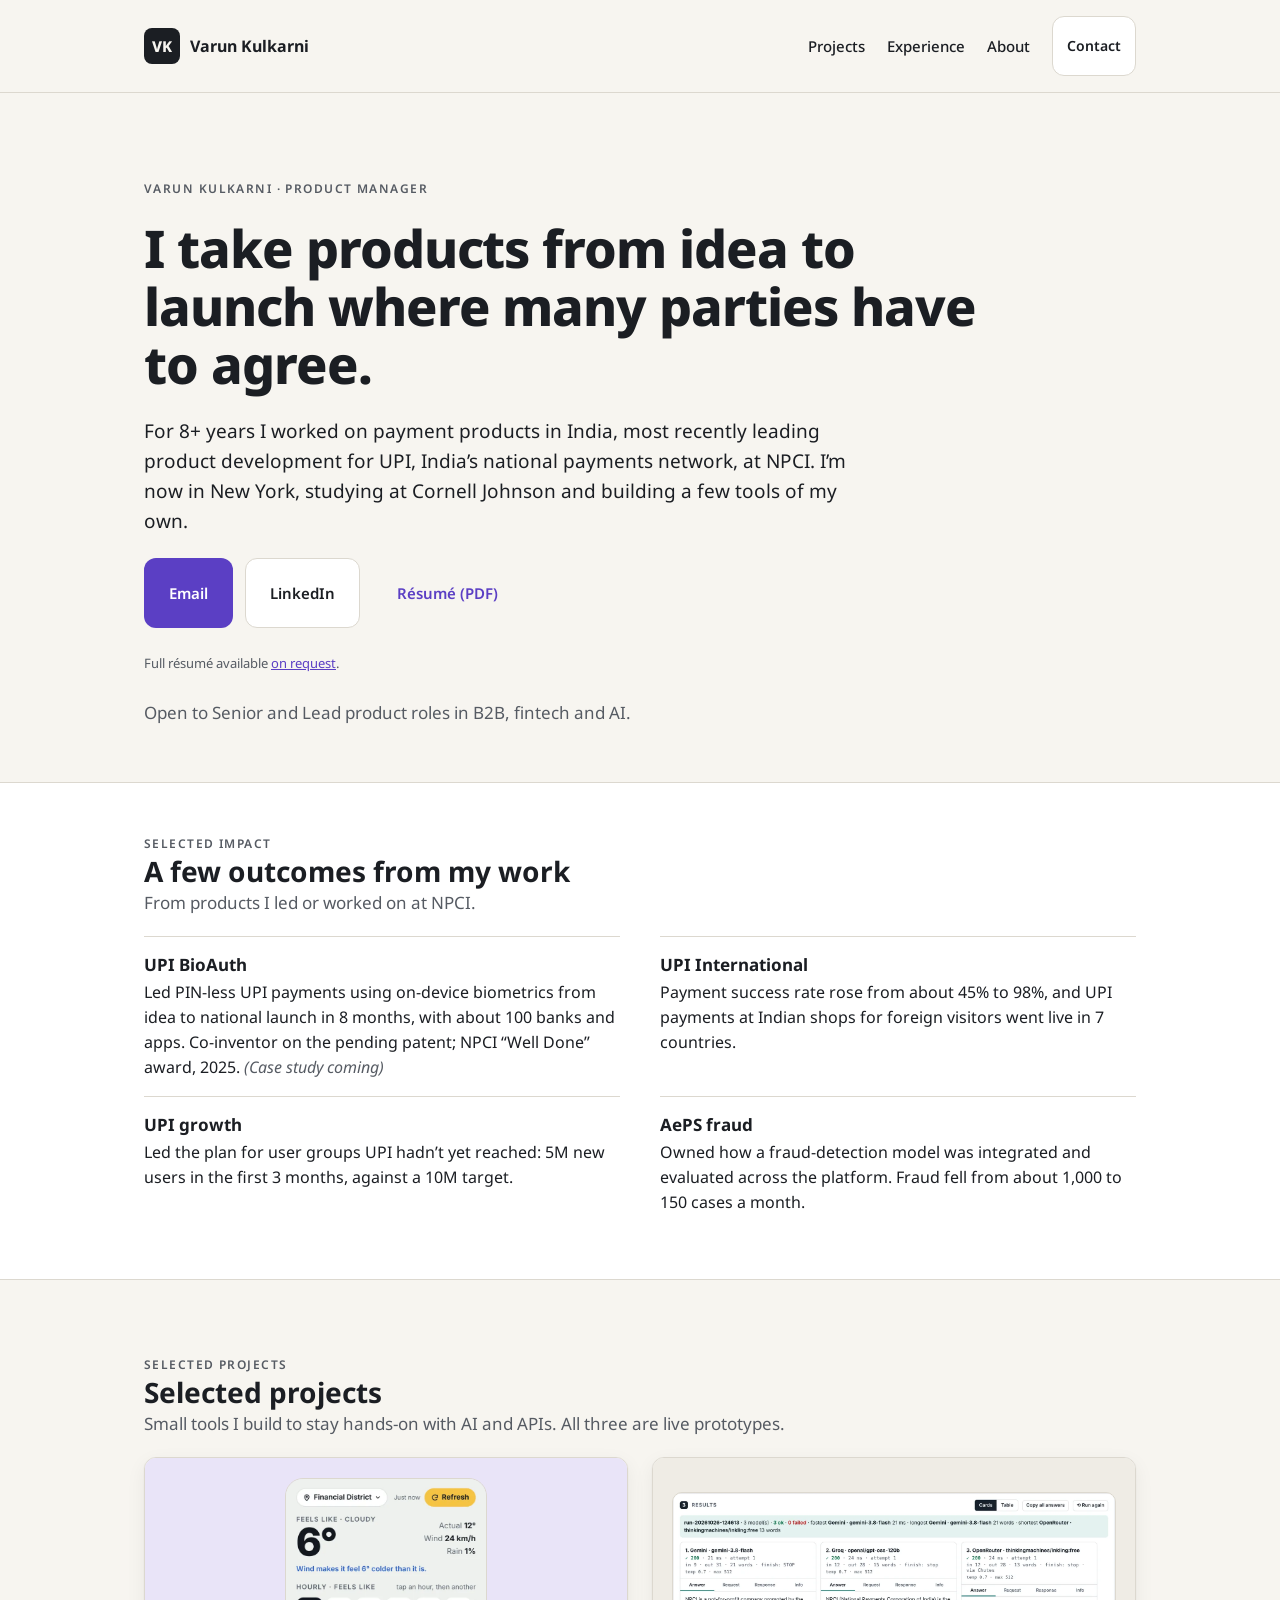
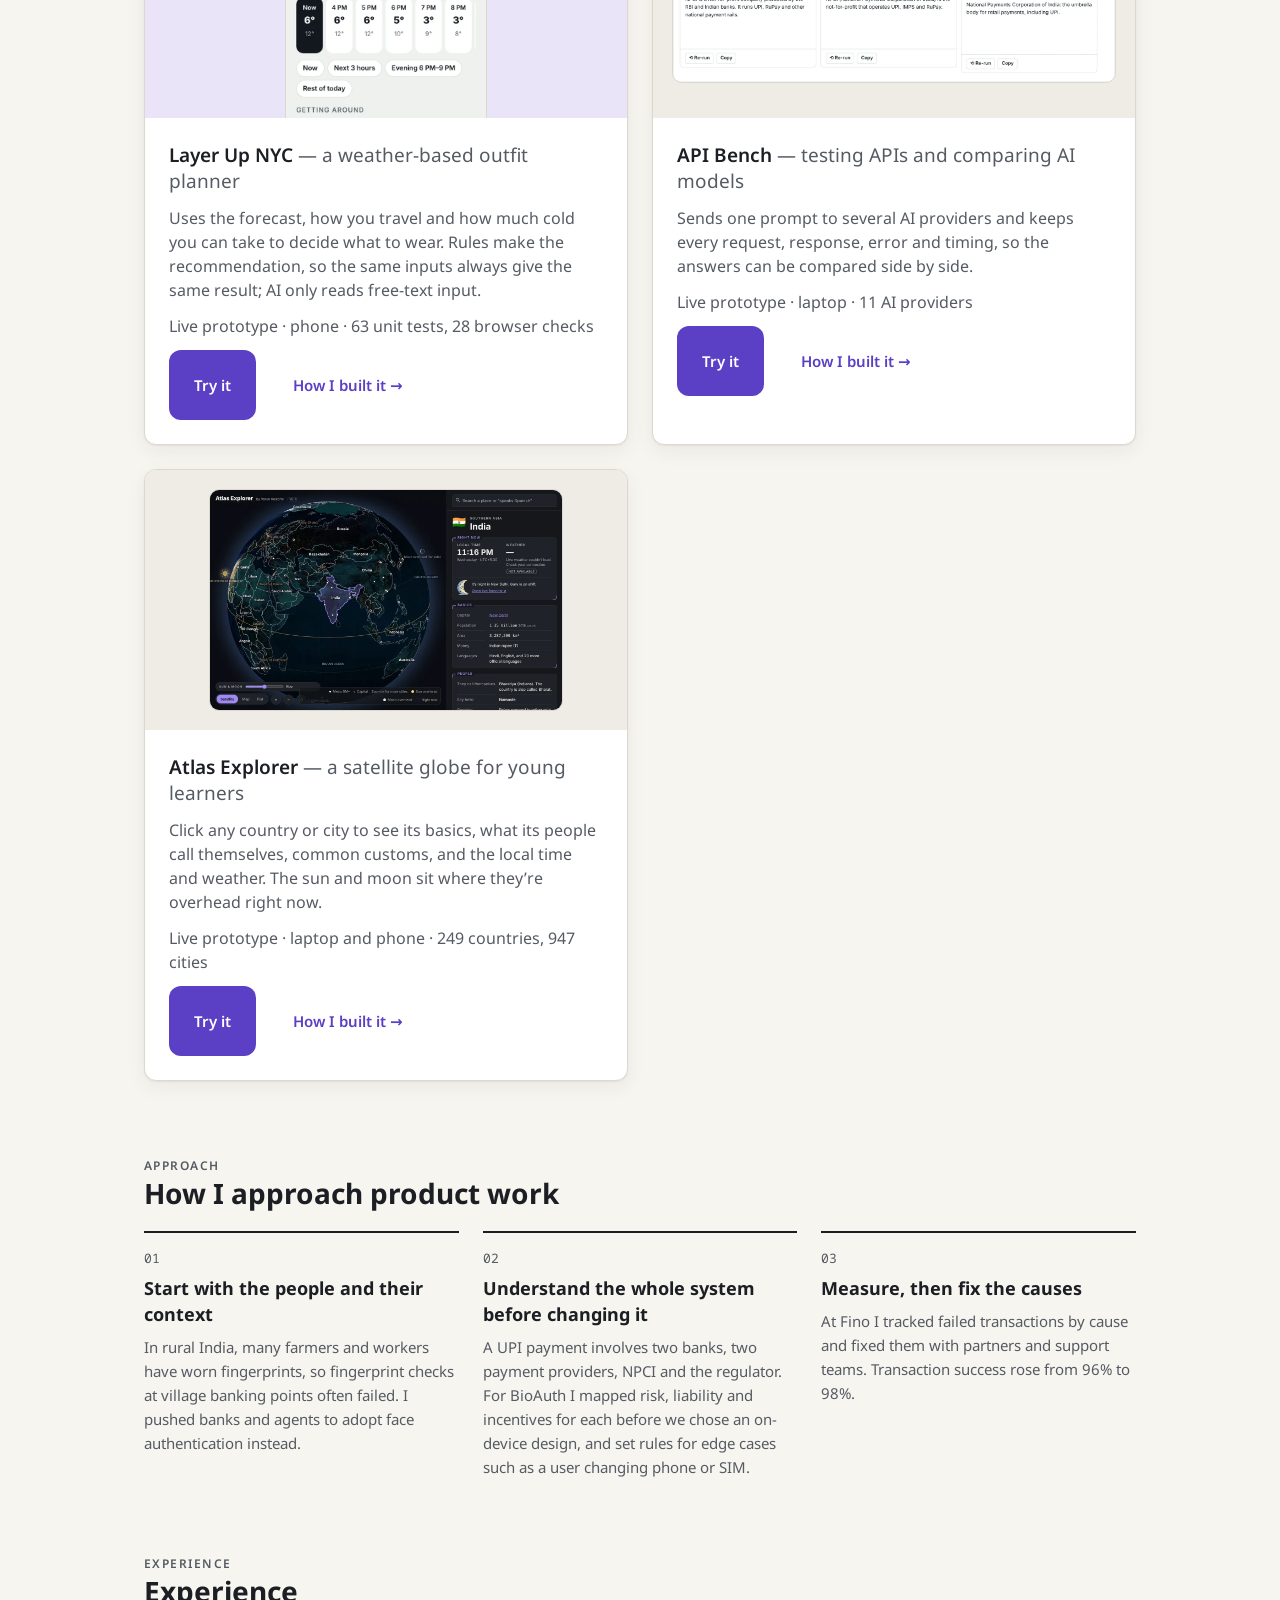
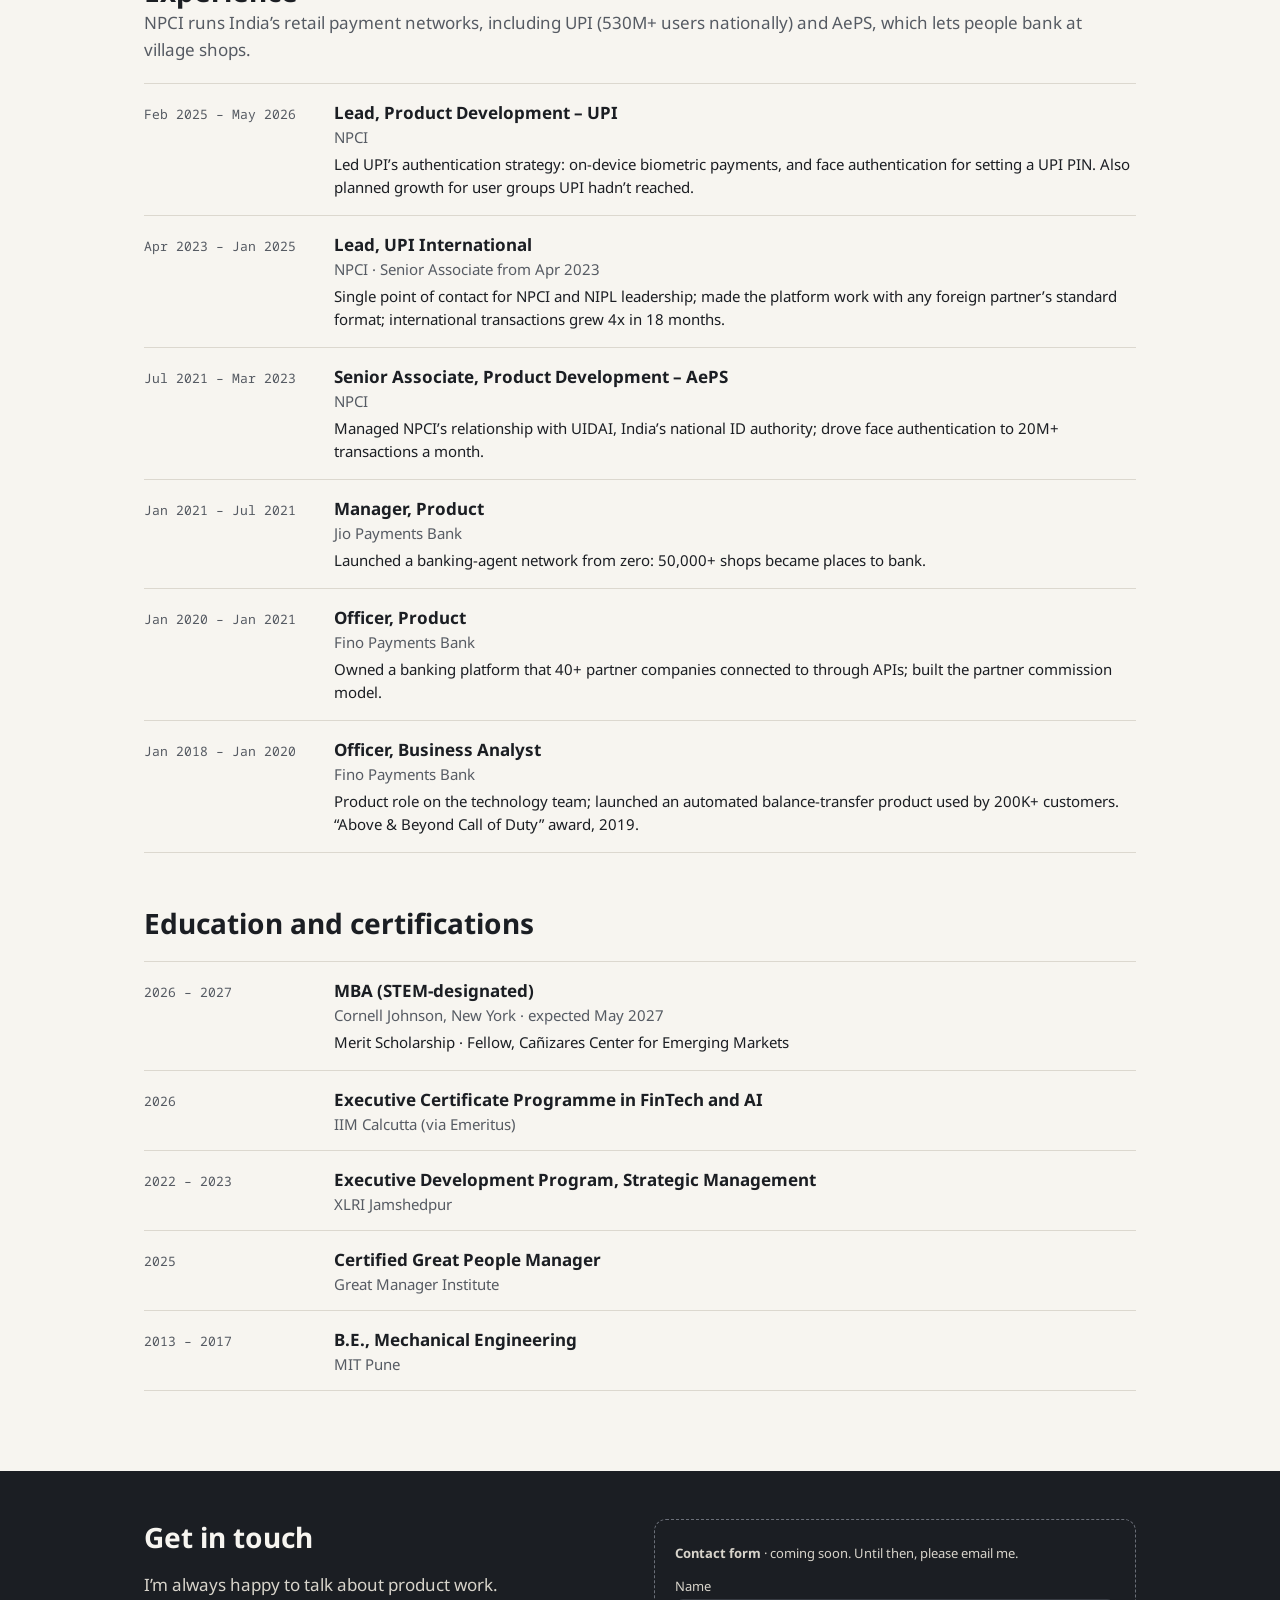
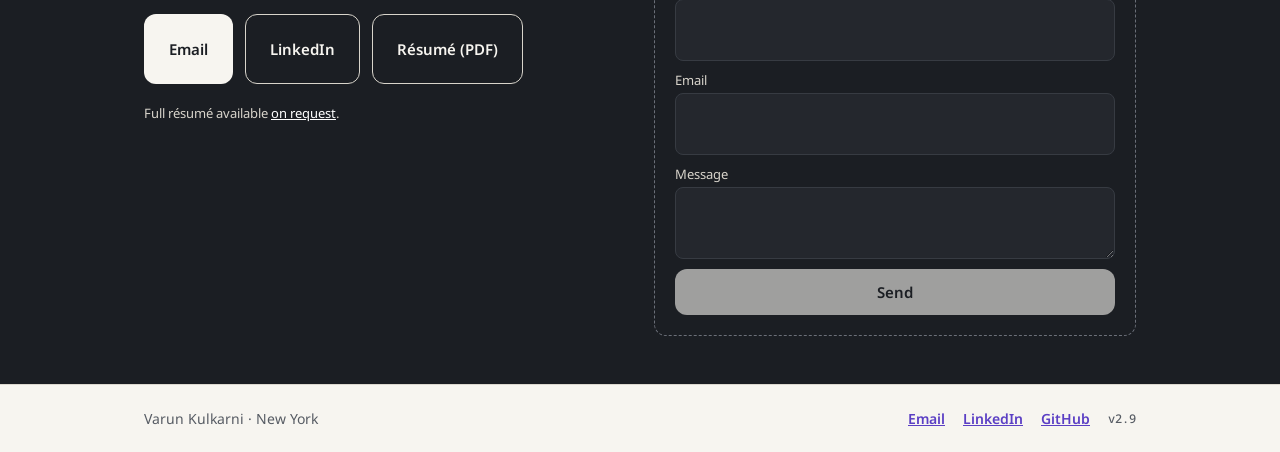
<file: index.html>
<!doctype html>
<html lang="en">
<head>
<meta charset="utf-8">
<meta name="viewport" content="width=device-width, initial-scale=1">
<title>Varun Kulkarni · Product manager</title>
<meta name="description" content="Product manager with 8+ years taking products from idea to launch, including UPI at NPCI. Now in New York.">
<meta property="og:title" content="Varun Kulkarni · Product manager">
<meta property="og:description" content="Product manager with 8+ years taking products from idea to launch, including UPI at NPCI. Now in New York.">
<meta property="og:type" content="website">
<meta property="og:url" content="https://varunkulkarni0995-svg.github.io/">
<meta property="og:image" content="https://varunkulkarni0995-svg.github.io/img/og-card.png">
<meta name="twitter:card" content="summary_large_image">
<link rel="canonical" href="https://varunkulkarni0995-svg.github.io/">
<link rel="icon" href="/img/favicon.svg" type="image/svg+xml">
<link rel="stylesheet" href="/css/vk-pro.css">
<link rel="stylesheet" href="/css/bundle.css">
<link rel="stylesheet" href="/css/site.css">
<link rel="preconnect" href="https://fonts.googleapis.com">
<link href="https://fonts.googleapis.com/css2?family=Noto+Sans:wght@400;500;600;700;800&amp;family=Noto+Sans+Mono:wght@500;700&amp;display=swap" rel="stylesheet">
</head>
<body>
<div class="vk site">
<header class="top"><nav aria-label="Main" class="wrap navbar">
<a href="/" class="brand"><span class="mark">VK</span><span>Varun Kulkarni</span></a>
<div class="navlinks"><a href="/#projects">Projects</a><a href="/#experience">Experience</a><a href="/about.html">About</a><a class="vk-btn vk-btn--secondary navcta" href="/#contact">Contact</a></div>
</nav></header>
<main>
<section class="wrap hero" aria-labelledby="hero-title">
<span class="vk-eyebrow">Varun Kulkarni · Product manager</span>
<h1 id="hero-title">I take products from idea to launch where many parties have to agree.</h1>
<p class="lede">For 8+ years I worked on payment products in India, most recently leading product development for UPI, India’s national payments network, at NPCI. I’m now in New York, studying at Cornell Johnson and building a few tools of my own.</p>
<div class="actions">
<a class="vk-btn vk-btn--primary" href="mailto:varunkulkarni0995@gmail.com">Email</a>
<a class="vk-btn vk-btn--secondary" href="https://www.linkedin.com/in/vkulkarnipm">LinkedIn</a>
<a class="vk-btn vk-btn--ghost" href="/resume/Varun_Kulkarni_Resume_Web.pdf">Résumé (PDF)</a>
</div>
<p class="muted small">Full résumé available <a href="mailto:varunkulkarni0995@gmail.com?subject=R%C3%A9sum%C3%A9%20request">on request</a>.</p>
<p class="muted">Open to Senior and Lead product roles in B2B, fintech and AI.</p>
</section>

<section class="band" aria-labelledby="impact-title"><div class="wrap stack">
<div><span class="vk-eyebrow">Selected impact</span><h2 id="impact-title">A few outcomes from my work</h2><p class="muted">From products I led or worked on at NPCI.</p></div>
<ul class="impact"><li><strong>UPI BioAuth</strong><span>Led PIN-less UPI payments using on-device biometrics from idea to national launch in 8 months, with about 100 banks and apps. Co-inventor on the pending patent; NPCI “Well Done” award, 2025. <em class=muted>(Case study coming)</em></span></li><li><strong>UPI International</strong><span>Payment success rate rose from about 45% to 98%, and UPI payments at Indian shops for foreign visitors went live in 7 countries.</span></li><li><strong>UPI growth</strong><span>Led the plan for user groups UPI hadn’t yet reached: 5M new users in the first 3 months, against a 10M target.</span></li><li><strong>AePS fraud</strong><span>Owned how a fraud-detection model was integrated and evaluated across the platform. Fraud fell from about 1,000 to 150 cases a month.</span></li></ul>
</div></section>

<section id="projects" class="wrap stack section" aria-labelledby="projects-title">
<div><span class="vk-eyebrow">Selected projects</span><h2 id="projects-title">Selected projects</h2><p class="muted">Small tools I build to stay hands-on with AI and APIs. All three are live prototypes.</p></div>
<div class="cards">
<article class="vk-card vk-card--raised proj">
<div class="shot shot--phone"><img src="/img/layer-up-today.webp" alt="Layer Up NYC on a phone: feels-like 6°, an hourly strip and today's outfit"></div>
<div class="projbody">
<h3>Layer Up NYC <span class="muted thin">— a weather-based outfit planner</span></h3>
<p>Uses the forecast, how you travel and how much cold you can take to decide what to wear. Rules make the recommendation, so the same inputs always give the same result; AI only reads free-text input.</p>
<p class="muted small">Live prototype · phone · 63 unit tests, 28 browser checks</p>
<div class="actions"><a class="vk-btn vk-btn--primary" href="https://varunkulkarni0995-svg.github.io/layer-up/">Try it</a><a class="vk-btn vk-btn--ghost" href="/layer-up.html">How I built it →</a></div>
</div></article>
<article class="vk-card vk-card--raised proj">
<div class="shot"><img loading="lazy" src="/img/api-bench-compare.webp" alt="API Bench Compare Models: three AI models answer the same question side by side, with status, time and tokens for each"></div>
<div class="projbody">
<h3>API Bench <span class="muted thin">— testing APIs and comparing AI models</span></h3>
<p>Sends one prompt to several AI providers and keeps every request, response, error and timing, so the answers can be compared side by side.</p>
<p class="muted small">Live prototype · laptop · 11 AI providers</p>
<div class="actions"><a class="vk-btn vk-btn--primary" href="https://varunkulkarni0995-svg.github.io/api-bench/compare.html">Try it</a><a class="vk-btn vk-btn--ghost" href="/api-bench.html">How I built it →</a></div>
</div></article>
<article class="vk-card vk-card--raised proj">
<div class="shot"><img loading="lazy" src="/img/atlas-explorer-india.webp" alt="Atlas Explorer: a satellite globe at night with India selected, and a panel showing its local time, capital, population and languages"></div>
<div class="projbody">
<h3>Atlas Explorer <span class="muted thin">— a satellite globe for young learners</span></h3>
<p>Click any country or city to see its basics, what its people call themselves, common customs, and the local time and weather. The sun and moon sit where they’re overhead right now.</p>
<p class="muted small">Live prototype · laptop and phone · 249 countries, 947 cities</p>
<div class="actions"><a class="vk-btn vk-btn--primary" href="https://varunkulkarni0995-svg.github.io/atlas-explorer/">Try it</a><a class="vk-btn vk-btn--ghost" href="/atlas-explorer.html">How I built it →</a></div>
</div></article>
</div>
</section>

<section class="wrap stack section" aria-labelledby="how-title">
<div><span class="vk-eyebrow">Approach</span><h2 id="how-title">How I approach product work</h2></div>
<ol class="principles">
<li><span class="vk-num">01</span><strong>Start with the people and their context</strong><span>In rural India, many farmers and workers have worn fingerprints, so fingerprint checks at village banking points often failed. I pushed banks and agents to adopt face authentication instead.</span></li>
<li><span class="vk-num">02</span><strong>Understand the whole system before changing it</strong><span>A UPI payment involves two banks, two payment providers, NPCI and the regulator. For BioAuth I mapped risk, liability and incentives for each before we chose an on-device design, and set rules for edge cases such as a user changing phone or SIM.</span></li>
<li><span class="vk-num">03</span><strong>Measure, then fix the causes</strong><span>At Fino I tracked failed transactions by cause and fixed them with partners and support teams. Transaction success rose from 96% to 98%.</span></li>
</ol>
</section>

<section id="experience" class="wrap stack section" aria-labelledby="exp-title">
<div><span class="vk-eyebrow">Experience</span><h2 id="exp-title">Experience</h2>
<p class="muted">NPCI runs India’s retail payment networks, including UPI (530M+ users nationally) and AePS, which lets people bank at village shops.</p></div>
<ol class="career"><li><span class="when">Feb 2025 – May 2026</span><div class="what"><strong>Lead, Product Development – UPI</strong><span class="org">NPCI</span><span class=take>Led UPI’s authentication strategy: on-device biometric payments, and face authentication for setting a UPI PIN. Also planned growth for user groups UPI hadn’t reached.</span></div></li><li><span class="when">Apr 2023 – Jan 2025</span><div class="what"><strong>Lead, UPI International</strong><span class="org">NPCI · Senior Associate from Apr 2023</span><span class=take>Single point of contact for NPCI and NIPL leadership; made the platform work with any foreign partner’s standard format; international transactions grew 4x in 18 months.</span></div></li><li><span class="when">Jul 2021 – Mar 2023</span><div class="what"><strong>Senior Associate, Product Development – AePS</strong><span class="org">NPCI</span><span class=take>Managed NPCI’s relationship with UIDAI, India’s national ID authority; drove face authentication to 20M+ transactions a month.</span></div></li><li><span class="when">Jan 2021 – Jul 2021</span><div class="what"><strong>Manager, Product</strong><span class="org">Jio Payments Bank</span><span class=take>Launched a banking-agent network from zero: 50,000+ shops became places to bank.</span></div></li><li><span class="when">Jan 2020 – Jan 2021</span><div class="what"><strong>Officer, Product</strong><span class="org">Fino Payments Bank</span><span class=take>Owned a banking platform that 40+ partner companies connected to through APIs; built the partner commission model.</span></div></li><li><span class="when">Jan 2018 – Jan 2020</span><div class="what"><strong>Officer, Business Analyst</strong><span class="org">Fino Payments Bank</span><span class=take>Product role on the technology team; launched an automated balance-transfer product used by 200K+ customers. “Above &amp; Beyond Call of Duty” award, 2019.</span></div></li></ol>
<h2 id="edu-title" style="margin-top:32px">Education and certifications</h2>
<ol class="career"><li><span class="when">2026 – 2027</span><div class="what"><strong>MBA (STEM-designated)</strong><span class="org">Cornell Johnson, New York · expected May 2027</span><span class=take>Merit Scholarship · Fellow, Cañizares Center for Emerging Markets</span></div></li><li><span class="when">2026</span><div class="what"><strong>Executive Certificate Programme in FinTech and AI</strong><span class="org">IIM Calcutta (via Emeritus)</span></div></li><li><span class="when">2022 – 2023</span><div class="what"><strong>Executive Development Program, Strategic Management</strong><span class="org">XLRI Jamshedpur</span></div></li><li><span class="when">2025</span><div class="what"><strong>Certified Great People Manager</strong><span class="org">Great Manager Institute</span></div></li><li><span class="when">2013 – 2017</span><div class="what"><strong>B.E., Mechanical Engineering</strong><span class="org">MIT Pune</span></div></li></ol>
</section>

<section id="contact" class="contact" aria-labelledby="contact-title"><div class="wrap contactrow">
<div class="stack" style="gap:16px;max-width:420px"><h2 id="contact-title">Get in touch</h2><p>I’m always happy to talk about product work.</p>
<div class="actions"><a class="vk-btn invert" href="mailto:varunkulkarni0995@gmail.com">Email</a><a class="vk-btn outline" href="https://www.linkedin.com/in/vkulkarnipm">LinkedIn</a><a class="vk-btn outline" href="/resume/Varun_Kulkarni_Resume_Web.pdf">Résumé (PDF)</a></div>
<p class="small">Full résumé available <a href="mailto:varunkulkarni0995@gmail.com?subject=R%C3%A9sum%C3%A9%20request" style="color:#fff">on request</a>.</p></div>
<form class="cform" aria-labelledby="cform-title" onsubmit="return false">
<p id="cform-title" class="small"><strong>Contact form</strong> · coming soon. Until then, please email me.</p>
<label>Name<input class="vk-input" name="name" disabled></label>
<label>Email<input class="vk-input" name="email" type="email" disabled></label>
<label>Message<textarea class="vk-input" name="message" rows="3" disabled></textarea></label>
<button class="vk-btn invert" type="submit" disabled>Send</button>
</form>
</div></section>
</main>
<footer class="foot"><div class="wrap footrow">
<span class="muted">Varun Kulkarni · New York</span>
<span class="footlinks"><a href="mailto:varunkulkarni0995@gmail.com">Email</a><a href="https://www.linkedin.com/in/vkulkarnipm">LinkedIn</a><a href="https://github.com/varunkulkarni0995-svg">GitHub</a><span class="ver">v2.9</span></span>
</div></footer>
</div>
</body>
</html>
</file>
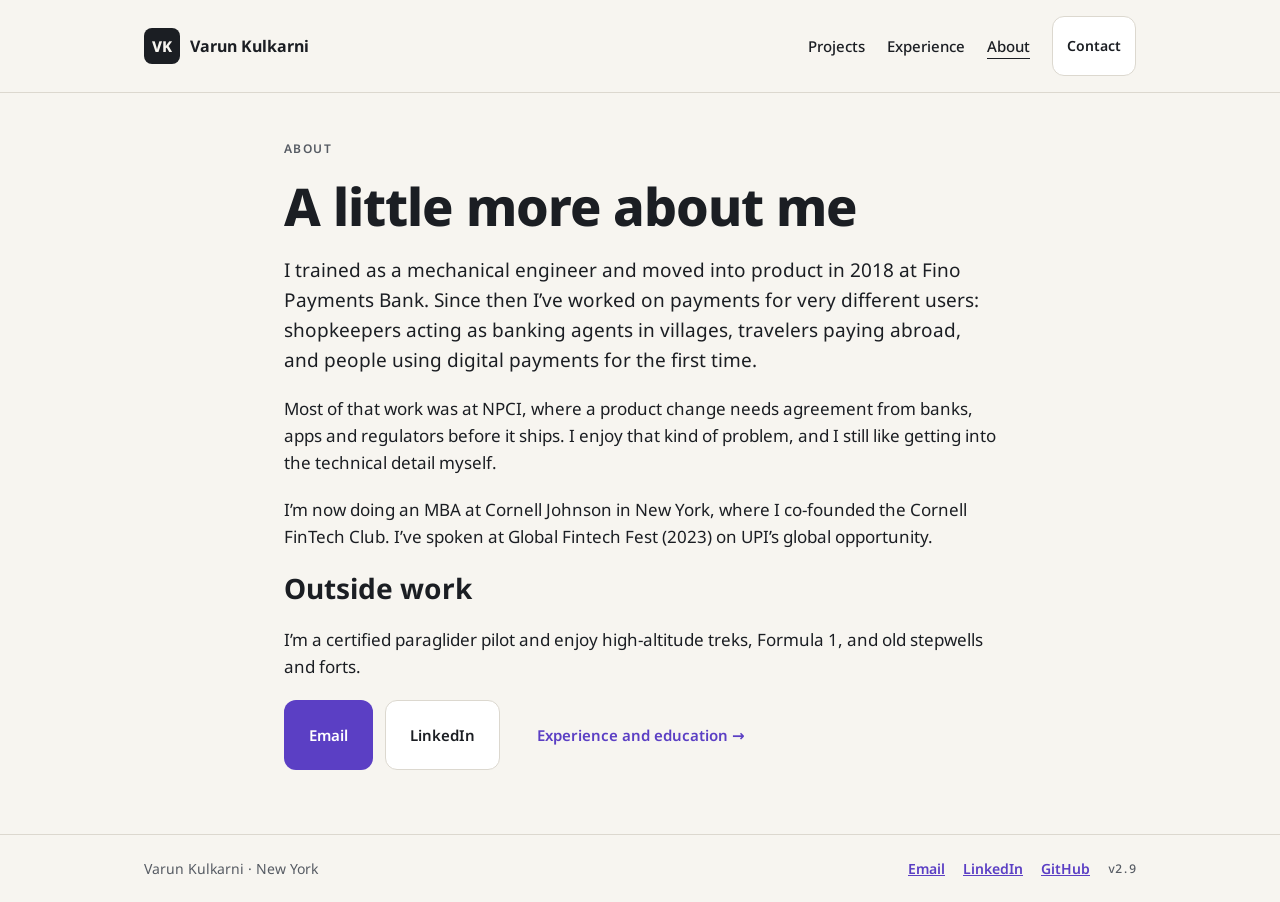
<file: about.html>
<!doctype html>
<html lang="en">
<head>
<meta charset="utf-8">
<meta name="viewport" content="width=device-width, initial-scale=1">
<title>About Varun Kulkarni</title>
<meta name="description" content="Product manager who moved from mechanical engineering into payments product work in India, now in New York.">
<meta property="og:title" content="About Varun Kulkarni">
<meta property="og:description" content="Product manager who moved from mechanical engineering into payments product work in India, now in New York.">
<meta property="og:type" content="website">
<meta property="og:url" content="https://varunkulkarni0995-svg.github.io/about.html">
<meta property="og:image" content="https://varunkulkarni0995-svg.github.io/img/og-card.png">
<meta name="twitter:card" content="summary_large_image">
<link rel="canonical" href="https://varunkulkarni0995-svg.github.io/about.html">
<link rel="icon" href="/img/favicon.svg" type="image/svg+xml">
<link rel="stylesheet" href="/css/vk-pro.css">
<link rel="stylesheet" href="/css/bundle.css">
<link rel="stylesheet" href="/css/site.css">
<link rel="preconnect" href="https://fonts.googleapis.com">
<link href="https://fonts.googleapis.com/css2?family=Noto+Sans:wght@400;500;600;700;800&amp;family=Noto+Sans+Mono:wght@500;700&amp;display=swap" rel="stylesheet">
</head>
<body>
<div class="vk site">
<header class="top"><nav aria-label="Main" class="wrap navbar">
<a href="/" class="brand"><span class="mark">VK</span><span>Varun Kulkarni</span></a>
<div class="navlinks"><a href="/#projects">Projects</a><a href="/#experience">Experience</a><a href="/about.html" aria-current="page">About</a><a class="vk-btn vk-btn--secondary navcta" href="/#contact">Contact</a></div>
</nav></header>
<main class="wrap stack page narrow">
<span class="vk-eyebrow">About</span>
<h1>A little more about me</h1>
<p class="lede">I trained as a mechanical engineer and moved into product in 2018 at Fino Payments Bank. Since then I’ve worked on payments for very different users: shopkeepers acting as banking agents in villages, travelers paying abroad, and people using digital payments for the first time.</p>
<p>Most of that work was at NPCI, where a product change needs agreement from banks, apps and regulators before it ships. I enjoy that kind of problem, and I still like getting into the technical detail myself.</p>
<p>I’m now doing an MBA at Cornell Johnson in New York, where I co-founded the Cornell FinTech Club. I’ve spoken at Global Fintech Fest (2023) on UPI’s global opportunity.</p>
<h2>Outside work</h2>
<p>I’m a certified paraglider pilot and enjoy high-altitude treks, Formula 1, and old stepwells and forts.</p>
<div class="actions"><a class="vk-btn vk-btn--primary" href="mailto:varunkulkarni0995@gmail.com">Email</a><a class="vk-btn vk-btn--secondary" href="https://www.linkedin.com/in/vkulkarnipm">LinkedIn</a><a class="vk-btn vk-btn--ghost" href="/#experience">Experience and education →</a></div>
</main>
<footer class="foot"><div class="wrap footrow">
<span class="muted">Varun Kulkarni · New York</span>
<span class="footlinks"><a href="mailto:varunkulkarni0995@gmail.com">Email</a><a href="https://www.linkedin.com/in/vkulkarnipm">LinkedIn</a><a href="https://github.com/varunkulkarni0995-svg">GitHub</a><span class="ver">v2.9</span></span>
</div></footer>
</div>
</body>
</html>
</file>
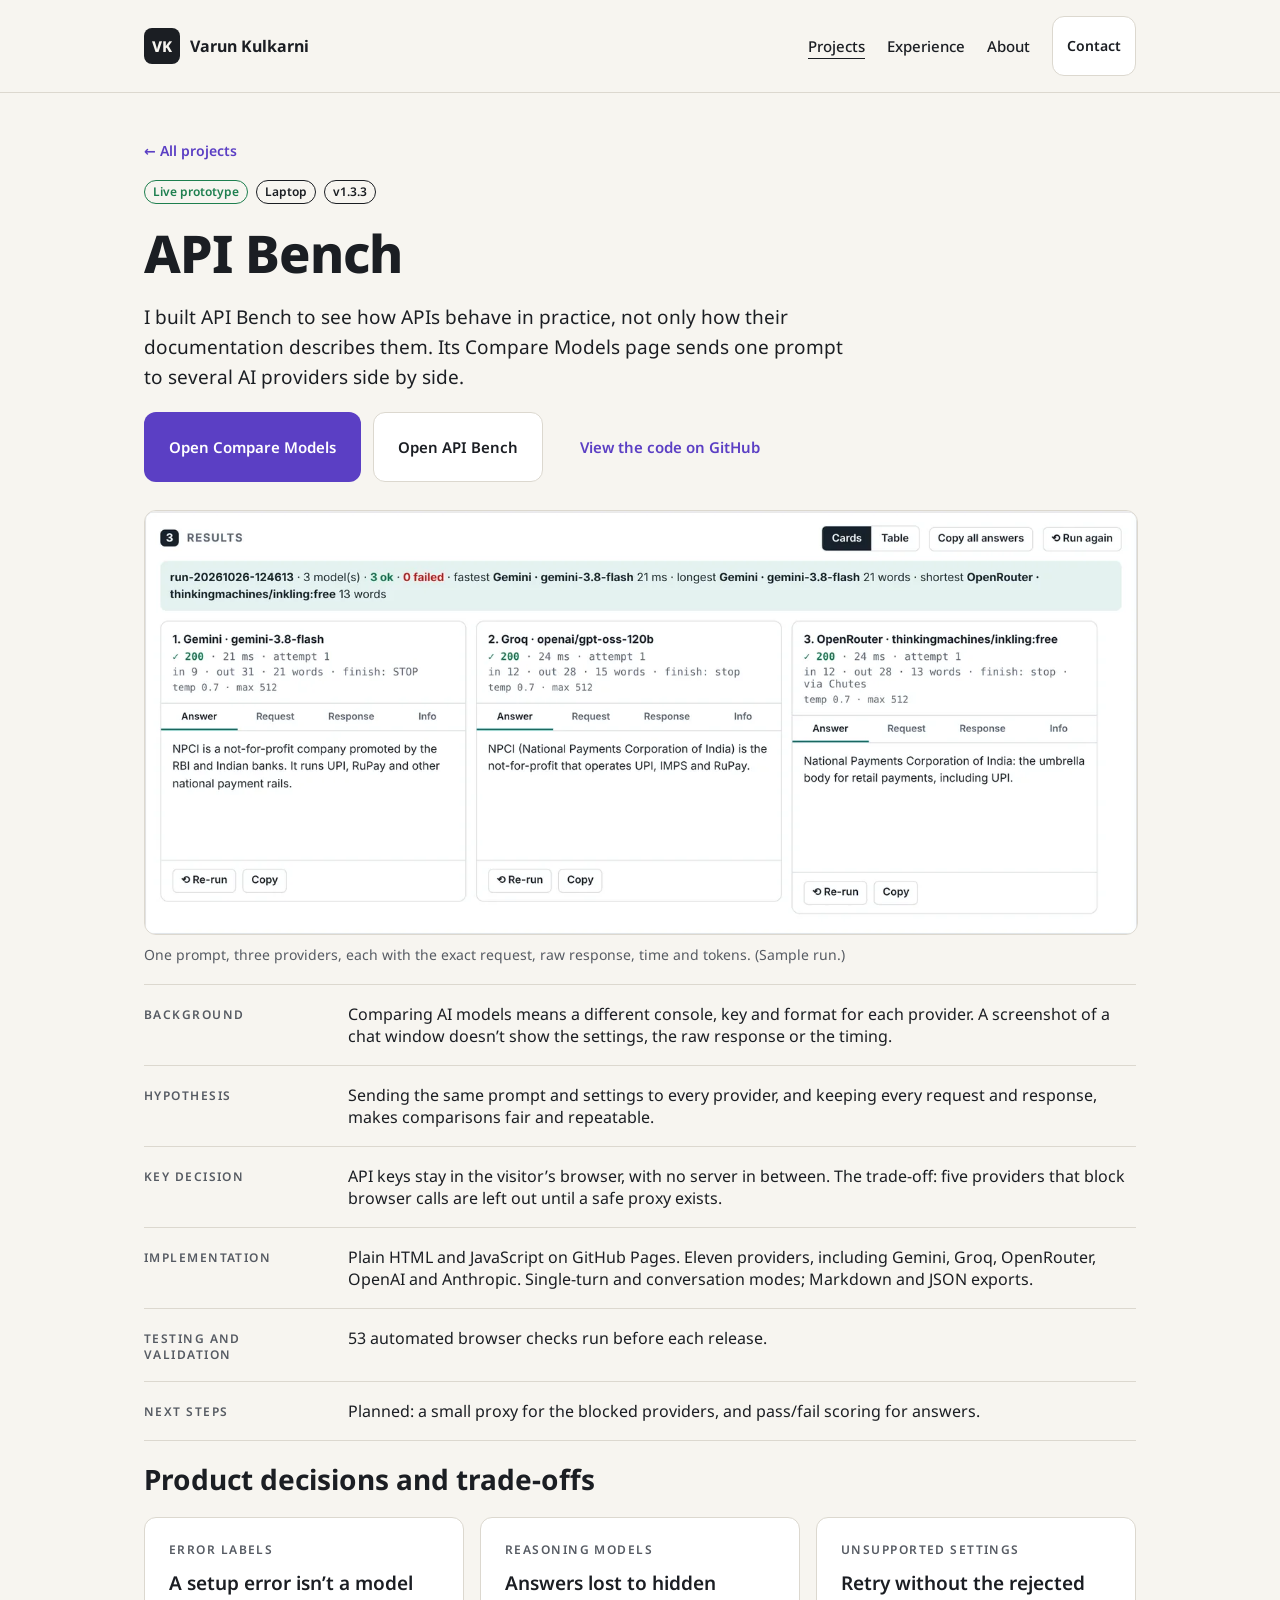
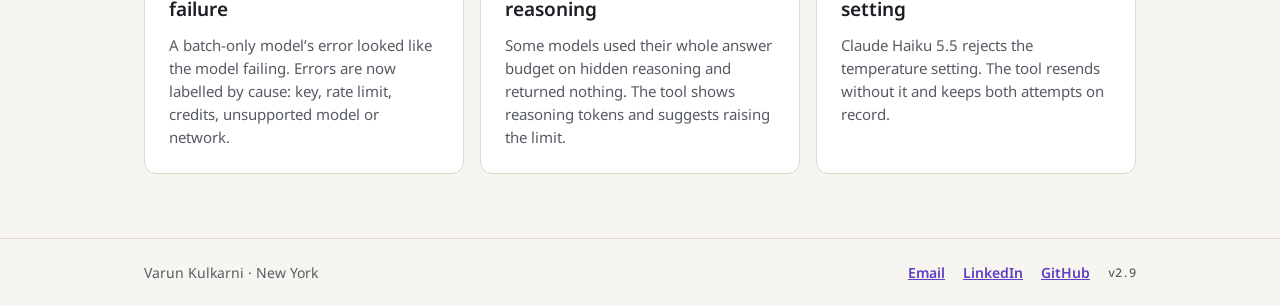
<file: api-bench.html>
<!doctype html>
<html lang="en">
<head>
<meta charset="utf-8">
<meta name="viewport" content="width=device-width, initial-scale=1">
<title>API Bench · testing APIs and comparing AI models · Varun Kulkarni</title>
<meta name="description" content="How I built API Bench: one prompt sent to several AI providers, with every request, response, error and timing kept.">
<meta property="og:title" content="API Bench · testing APIs and comparing AI models · Varun Kulkarni">
<meta property="og:description" content="How I built API Bench: one prompt sent to several AI providers, with every request, response, error and timing kept.">
<meta property="og:type" content="website">
<meta property="og:url" content="https://varunkulkarni0995-svg.github.io/api-bench.html">
<meta property="og:image" content="https://varunkulkarni0995-svg.github.io/img/og-card.png">
<meta name="twitter:card" content="summary_large_image">
<link rel="canonical" href="https://varunkulkarni0995-svg.github.io/api-bench.html">
<link rel="icon" href="/img/favicon.svg" type="image/svg+xml">
<link rel="stylesheet" href="/css/vk-pro.css">
<link rel="stylesheet" href="/css/bundle.css">
<link rel="stylesheet" href="/css/site.css">
<link rel="preconnect" href="https://fonts.googleapis.com">
<link href="https://fonts.googleapis.com/css2?family=Noto+Sans:wght@400;500;600;700;800&amp;family=Noto+Sans+Mono:wght@500;700&amp;display=swap" rel="stylesheet">
</head>
<body>
<div class="vk site">
<header class="top"><nav aria-label="Main" class="wrap navbar">
<a href="/" class="brand"><span class="mark">VK</span><span>Varun Kulkarni</span></a>
<div class="navlinks"><a href="/#projects" aria-current="page">Projects</a><a href="/#experience">Experience</a><a href="/about.html">About</a><a class="vk-btn vk-btn--secondary navcta" href="/#contact">Contact</a></div>
</nav></header>
<main class="wrap stack page">
<a href="/#projects" class="back">← All projects</a>
<div class="badges"><span class="vk-badge vk-badge--success">Live prototype</span><span class="vk-badge">Laptop</span><span class="vk-badge">v1.3.3</span></div>
<h1>API Bench</h1>
<p class="lede">I built API Bench to see how APIs behave in practice, not only how their documentation describes them. Its Compare Models page sends one prompt to several AI providers side by side.</p>
<div class="actions"><a class="vk-btn vk-btn--primary" href="https://varunkulkarni0995-svg.github.io/api-bench/compare.html">Open Compare Models</a><a class="vk-btn vk-btn--secondary" href="https://varunkulkarni0995-svg.github.io/api-bench/">Open API Bench</a><a class="vk-btn vk-btn--ghost" href="https://github.com/varunkulkarni0995-svg/api-bench">View the code on GitHub</a></div>
<figure class="fig"><img loading="lazy" src="/img/api-bench-compare.webp" alt="Compare Models results: three AI models answer the same question side by side, each card showing status, time, tokens and settings"><figcaption>One prompt, three providers, each with the exact request, raw response, time and tokens. (Sample run.)</figcaption></figure>
<div class="rows"><div class="row"><span class="vk-eyebrow">Background</span><div>Comparing AI models means a different console, key and format for each provider. A screenshot of a chat window doesn’t show the settings, the raw response or the timing.</div></div><div class="row"><span class="vk-eyebrow">Hypothesis</span><div>Sending the same prompt and settings to every provider, and keeping every request and response, makes comparisons fair and repeatable.</div></div><div class="row"><span class="vk-eyebrow">Key decision</span><div>API keys stay in the visitor’s browser, with no server in between. The trade-off: five providers that block browser calls are left out until a safe proxy exists.</div></div><div class="row"><span class="vk-eyebrow">Implementation</span><div>Plain HTML and JavaScript on GitHub Pages. Eleven providers, including Gemini, Groq, OpenRouter, OpenAI and Anthropic. Single-turn and conversation modes; Markdown and JSON exports.</div></div><div class="row"><span class="vk-eyebrow">Testing and validation</span><div>53 automated browser checks run before each release.</div></div><div class="row"><span class="vk-eyebrow">Next steps</span><div>Planned: a small proxy for the blocked providers, and pass/fail scoring for answers.</div></div></div>
<section class="stack" aria-labelledby="dec-title"><h2 id="dec-title">Product decisions and trade-offs</h2><div class="decisions"><article class="vk-card"><span class="vk-eyebrow">Error labels</span><h3>A setup error isn’t a model failure</h3><p>A batch-only model’s error looked like the model failing. Errors are now labelled by cause: key, rate limit, credits, unsupported model or network.</p></article><article class="vk-card"><span class="vk-eyebrow">Reasoning models</span><h3>Answers lost to hidden reasoning</h3><p>Some models used their whole answer budget on hidden reasoning and returned nothing. The tool shows reasoning tokens and suggests raising the limit.</p></article><article class="vk-card"><span class="vk-eyebrow">Unsupported settings</span><h3>Retry without the rejected setting</h3><p>Claude Haiku 5.5 rejects the temperature setting. The tool resends without it and keeps both attempts on record.</p></article></div></section>
</main>
<footer class="foot"><div class="wrap footrow">
<span class="muted">Varun Kulkarni · New York</span>
<span class="footlinks"><a href="mailto:varunkulkarni0995@gmail.com">Email</a><a href="https://www.linkedin.com/in/vkulkarnipm">LinkedIn</a><a href="https://github.com/varunkulkarni0995-svg">GitHub</a><span class="ver">v2.9</span></span>
</div></footer>
</div>
</body>
</html>
</file>
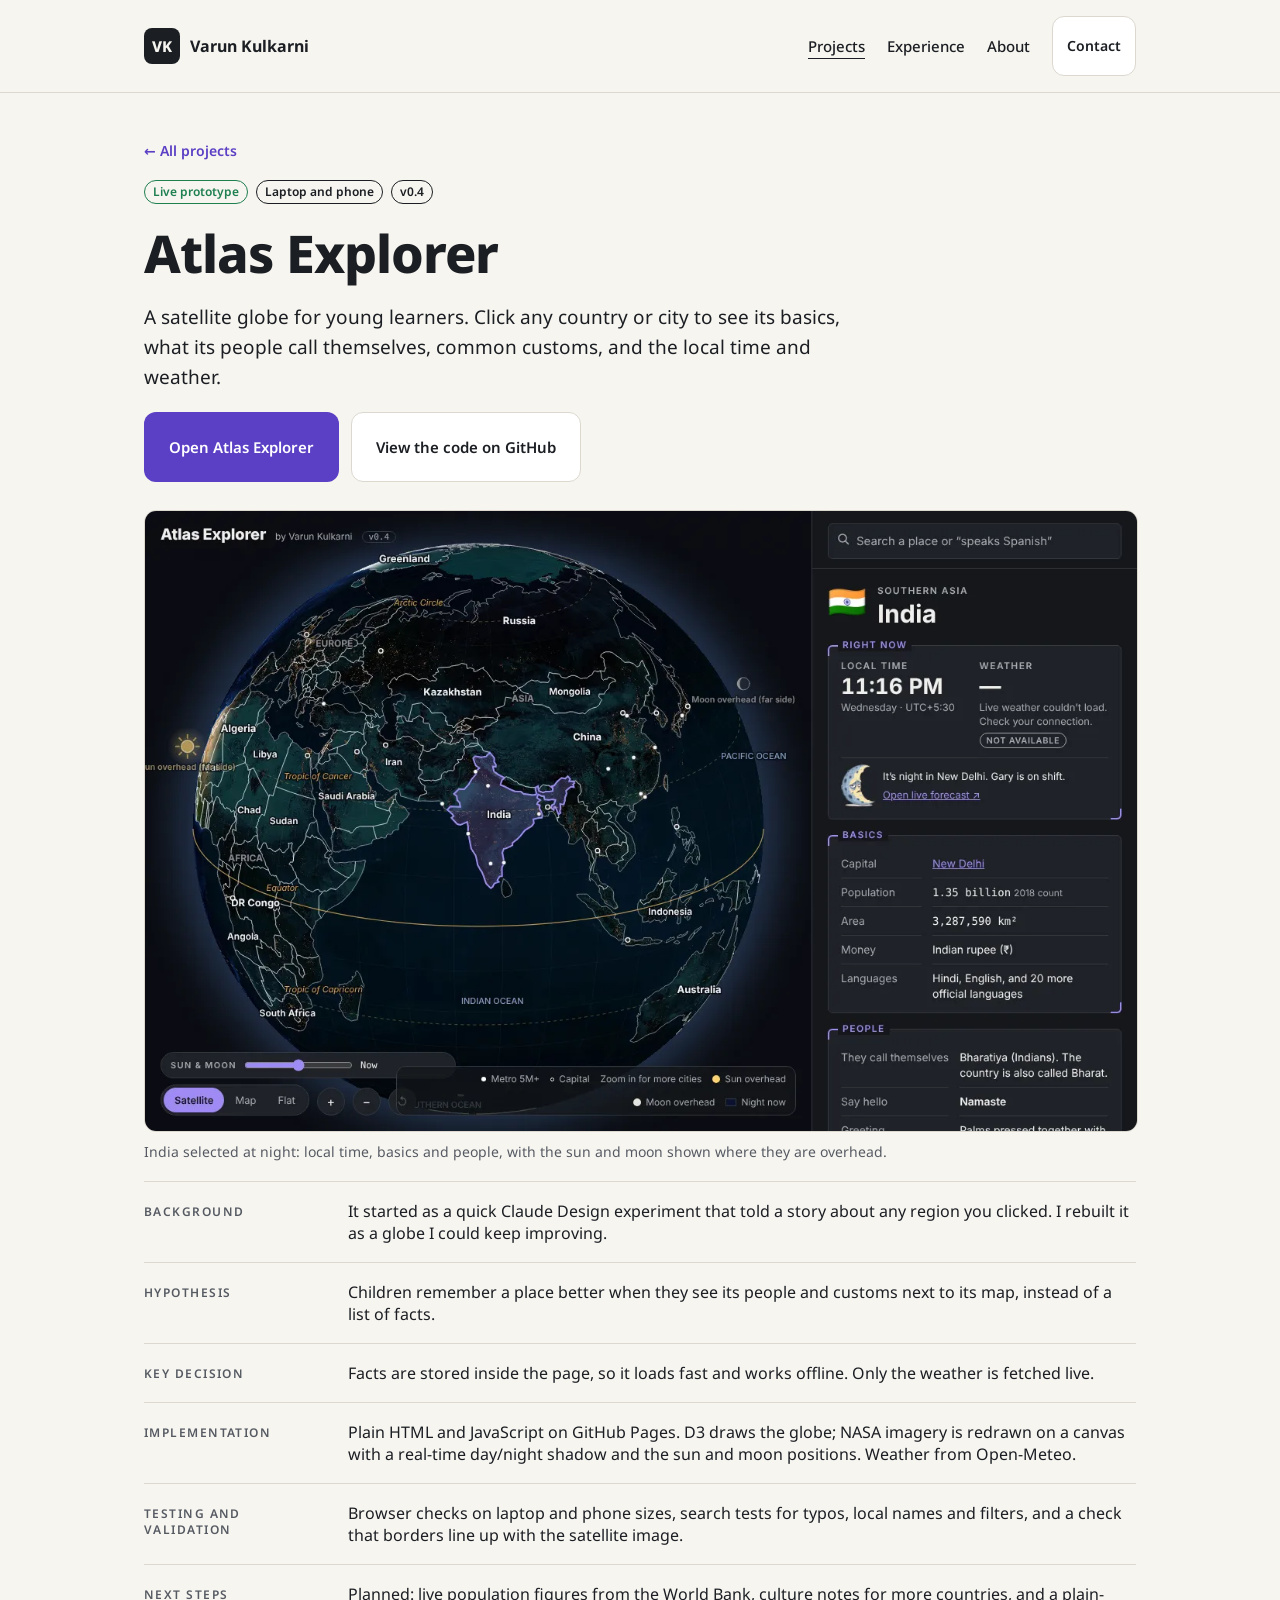
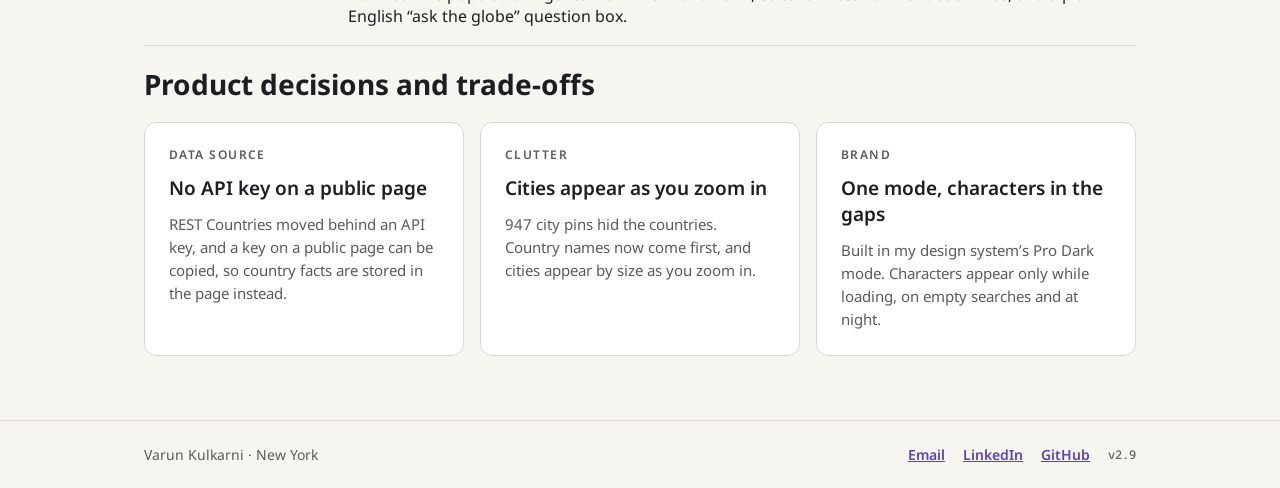
<file: atlas-explorer.html>
<!doctype html>
<html lang="en">
<head>
<meta charset="utf-8">
<meta name="viewport" content="width=device-width, initial-scale=1">
<title>Atlas Explorer · a satellite globe for young learners · Varun Kulkarni</title>
<meta name="description" content="How I built Atlas Explorer: a satellite globe showing people, customs, local time and weather for any country or city.">
<meta property="og:title" content="Atlas Explorer · a satellite globe for young learners · Varun Kulkarni">
<meta property="og:description" content="How I built Atlas Explorer: a satellite globe showing people, customs, local time and weather for any country or city.">
<meta property="og:type" content="website">
<meta property="og:url" content="https://varunkulkarni0995-svg.github.io/atlas-explorer.html">
<meta property="og:image" content="https://varunkulkarni0995-svg.github.io/img/og-card.png">
<meta name="twitter:card" content="summary_large_image">
<link rel="canonical" href="https://varunkulkarni0995-svg.github.io/atlas-explorer.html">
<link rel="icon" href="/img/favicon.svg" type="image/svg+xml">
<link rel="stylesheet" href="/css/vk-pro.css">
<link rel="stylesheet" href="/css/bundle.css">
<link rel="stylesheet" href="/css/site.css">
<link rel="preconnect" href="https://fonts.googleapis.com">
<link href="https://fonts.googleapis.com/css2?family=Noto+Sans:wght@400;500;600;700;800&amp;family=Noto+Sans+Mono:wght@500;700&amp;display=swap" rel="stylesheet">
</head>
<body>
<div class="vk site">
<header class="top"><nav aria-label="Main" class="wrap navbar">
<a href="/" class="brand"><span class="mark">VK</span><span>Varun Kulkarni</span></a>
<div class="navlinks"><a href="/#projects" aria-current="page">Projects</a><a href="/#experience">Experience</a><a href="/about.html">About</a><a class="vk-btn vk-btn--secondary navcta" href="/#contact">Contact</a></div>
</nav></header>
<main class="wrap stack page">
<a href="/#projects" class="back">← All projects</a>
<div class="badges"><span class="vk-badge vk-badge--success">Live prototype</span><span class="vk-badge">Laptop and phone</span><span class="vk-badge">v0.4</span></div>
<h1>Atlas Explorer</h1>
<p class="lede">A satellite globe for young learners. Click any country or city to see its basics, what its people call themselves, common customs, and the local time and weather.</p>
<div class="actions"><a class="vk-btn vk-btn--primary" href="https://varunkulkarni0995-svg.github.io/atlas-explorer/">Open Atlas Explorer</a><a class="vk-btn vk-btn--secondary" href="https://github.com/varunkulkarni0995-svg/atlas-explorer">View the code on GitHub</a></div>
<figure class="fig"><img loading="lazy" src="/img/atlas-explorer-india.webp" alt="Atlas Explorer: a satellite globe at night with India selected, and a panel showing its local time, capital, population and languages"><figcaption>India selected at night: local time, basics and people, with the sun and moon shown where they are overhead.</figcaption></figure>
<div class="rows"><div class="row"><span class="vk-eyebrow">Background</span><div>It started as a quick Claude Design experiment that told a story about any region you clicked. I rebuilt it as a globe I could keep improving.</div></div><div class="row"><span class="vk-eyebrow">Hypothesis</span><div>Children remember a place better when they see its people and customs next to its map, instead of a list of facts.</div></div><div class="row"><span class="vk-eyebrow">Key decision</span><div>Facts are stored inside the page, so it loads fast and works offline. Only the weather is fetched live.</div></div><div class="row"><span class="vk-eyebrow">Implementation</span><div>Plain HTML and JavaScript on GitHub Pages. D3 draws the globe; NASA imagery is redrawn on a canvas with a real-time day/night shadow and the sun and moon positions. Weather from Open-Meteo.</div></div><div class="row"><span class="vk-eyebrow">Testing and validation</span><div>Browser checks on laptop and phone sizes, search tests for typos, local names and filters, and a check that borders line up with the satellite image.</div></div><div class="row"><span class="vk-eyebrow">Next steps</span><div>Planned: live population figures from the World Bank, culture notes for more countries, and a plain-English “ask the globe” question box.</div></div></div>
<section class="stack" aria-labelledby="dec-title"><h2 id="dec-title">Product decisions and trade-offs</h2><div class="decisions"><article class="vk-card"><span class="vk-eyebrow">Data source</span><h3>No API key on a public page</h3><p>REST Countries moved behind an API key, and a key on a public page can be copied, so country facts are stored in the page instead.</p></article><article class="vk-card"><span class="vk-eyebrow">Clutter</span><h3>Cities appear as you zoom in</h3><p>947 city pins hid the countries. Country names now come first, and cities appear by size as you zoom in.</p></article><article class="vk-card"><span class="vk-eyebrow">Brand</span><h3>One mode, characters in the gaps</h3><p>Built in my design system’s Pro Dark mode. Characters appear only while loading, on empty searches and at night.</p></article></div></section>
</main>
<footer class="foot"><div class="wrap footrow">
<span class="muted">Varun Kulkarni · New York</span>
<span class="footlinks"><a href="mailto:varunkulkarni0995@gmail.com">Email</a><a href="https://www.linkedin.com/in/vkulkarnipm">LinkedIn</a><a href="https://github.com/varunkulkarni0995-svg">GitHub</a><span class="ver">v2.9</span></span>
</div></footer>
</div>
</body>
</html>
</file>
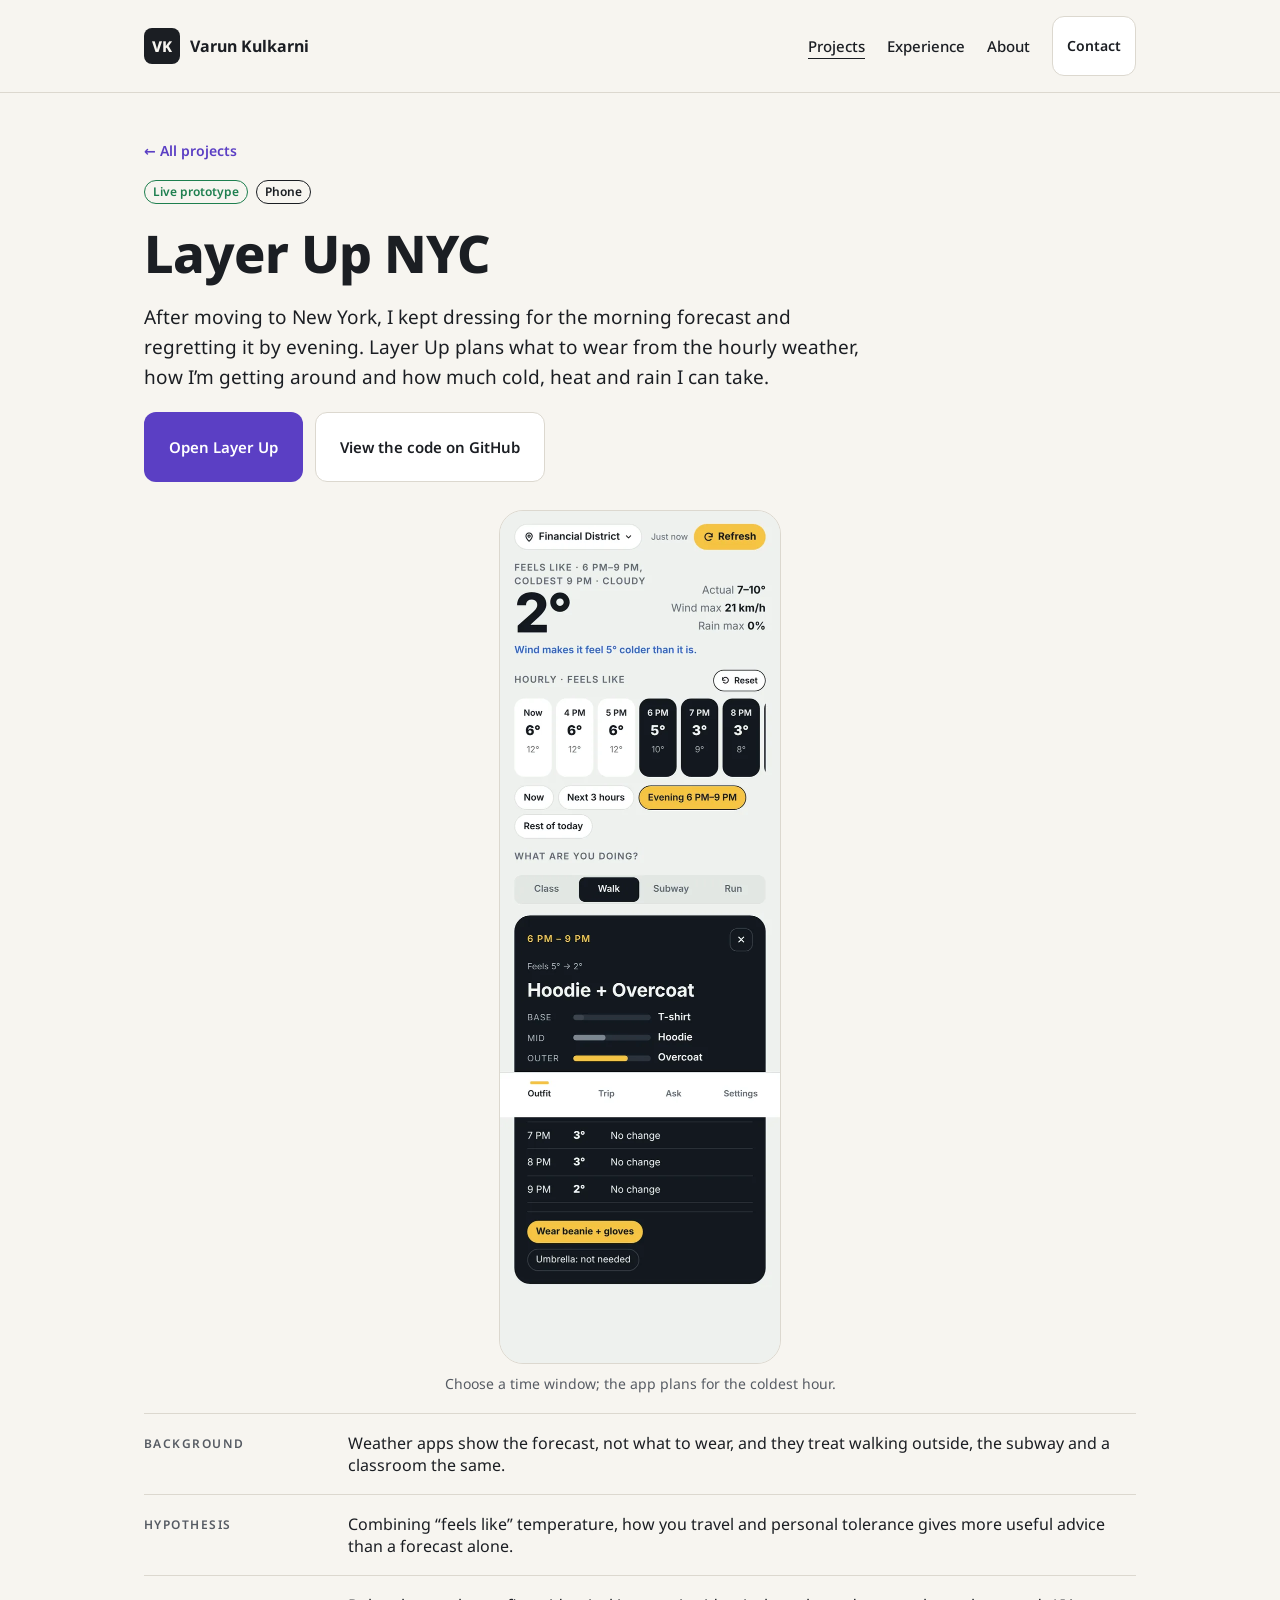
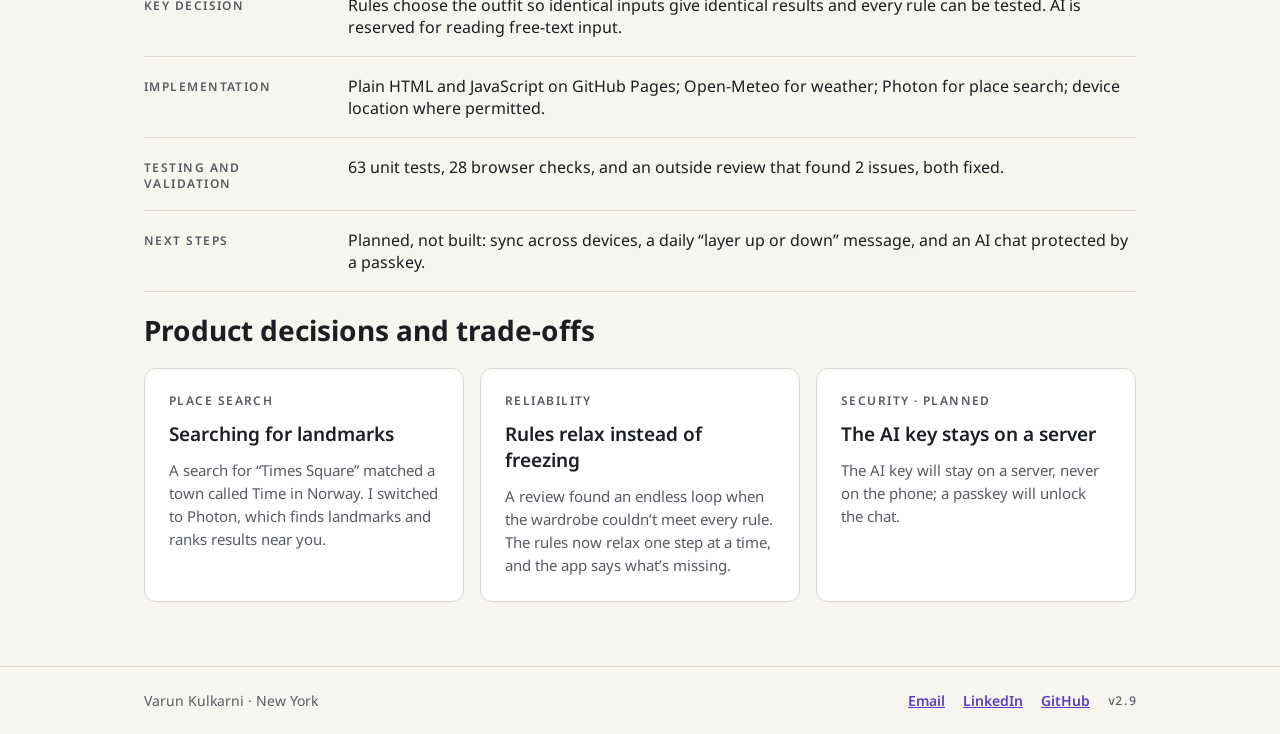
<file: layer-up.html>
<!doctype html>
<html lang="en">
<head>
<meta charset="utf-8">
<meta name="viewport" content="width=device-width, initial-scale=1">
<title>Layer Up NYC · a weather-based outfit planner · Varun Kulkarni</title>
<meta name="description" content="How I built Layer Up NYC: what to wear in New York from the hourly forecast, how you travel and your tolerance for weather.">
<meta property="og:title" content="Layer Up NYC · a weather-based outfit planner · Varun Kulkarni">
<meta property="og:description" content="How I built Layer Up NYC: what to wear in New York from the hourly forecast, how you travel and your tolerance for weather.">
<meta property="og:type" content="website">
<meta property="og:url" content="https://varunkulkarni0995-svg.github.io/layer-up.html">
<meta property="og:image" content="https://varunkulkarni0995-svg.github.io/img/og-card.png">
<meta name="twitter:card" content="summary_large_image">
<link rel="canonical" href="https://varunkulkarni0995-svg.github.io/layer-up.html">
<link rel="icon" href="/img/favicon.svg" type="image/svg+xml">
<link rel="stylesheet" href="/css/vk-pro.css">
<link rel="stylesheet" href="/css/bundle.css">
<link rel="stylesheet" href="/css/site.css">
<link rel="preconnect" href="https://fonts.googleapis.com">
<link href="https://fonts.googleapis.com/css2?family=Noto+Sans:wght@400;500;600;700;800&amp;family=Noto+Sans+Mono:wght@500;700&amp;display=swap" rel="stylesheet">
</head>
<body>
<div class="vk site">
<header class="top"><nav aria-label="Main" class="wrap navbar">
<a href="/" class="brand"><span class="mark">VK</span><span>Varun Kulkarni</span></a>
<div class="navlinks"><a href="/#projects" aria-current="page">Projects</a><a href="/#experience">Experience</a><a href="/about.html">About</a><a class="vk-btn vk-btn--secondary navcta" href="/#contact">Contact</a></div>
</nav></header>
<main class="wrap stack page">
<a href="/#projects" class="back">← All projects</a>
<div class="badges"><span class="vk-badge vk-badge--success">Live prototype</span><span class="vk-badge">Phone</span></div>
<h1>Layer Up NYC</h1>
<p class="lede">After moving to New York, I kept dressing for the morning forecast and regretting it by evening. Layer Up plans what to wear from the hourly weather, how I’m getting around and how much cold, heat and rain I can take.</p>
<div class="actions"><a class="vk-btn vk-btn--primary" href="https://varunkulkarni0995-svg.github.io/layer-up/">Open Layer Up</a><a class="vk-btn vk-btn--secondary" href="https://github.com/varunkulkarni0995-svg/layer-up">View the code on GitHub</a></div>
<figure class="fig fig--phone"><img loading="lazy" src="/img/layer-up-window.webp" alt="Layer Up with 6 to 9 PM selected: coldest hour 2°, outfit hoodie and overcoat with beanie and gloves"><figcaption>Choose a time window; the app plans for the coldest hour.</figcaption></figure>
<div class="rows"><div class="row"><span class="vk-eyebrow">Background</span><div>Weather apps show the forecast, not what to wear, and they treat walking outside, the subway and a classroom the same.</div></div><div class="row"><span class="vk-eyebrow">Hypothesis</span><div>Combining “feels like” temperature, how you travel and personal tolerance gives more useful advice than a forecast alone.</div></div><div class="row"><span class="vk-eyebrow">Key decision</span><div>Rules choose the outfit so identical inputs give identical results and every rule can be tested. AI is reserved for reading free-text input.</div></div><div class="row"><span class="vk-eyebrow">Implementation</span><div>Plain HTML and JavaScript on GitHub Pages; Open-Meteo for weather; Photon for place search; device location where permitted.</div></div><div class="row"><span class="vk-eyebrow">Testing and validation</span><div>63 unit tests, 28 browser checks, and an outside review that found 2 issues, both fixed.</div></div><div class="row"><span class="vk-eyebrow">Next steps</span><div>Planned, not built: sync across devices, a daily “layer up or down” message, and an AI chat protected by a passkey.</div></div></div>
<section class="stack" aria-labelledby="dec-title"><h2 id="dec-title">Product decisions and trade-offs</h2><div class="decisions"><article class="vk-card"><span class="vk-eyebrow">Place search</span><h3>Searching for landmarks</h3><p>A search for “Times Square” matched a town called Time in Norway. I switched to Photon, which finds landmarks and ranks results near you.</p></article><article class="vk-card"><span class="vk-eyebrow">Reliability</span><h3>Rules relax instead of freezing</h3><p>A review found an endless loop when the wardrobe couldn’t meet every rule. The rules now relax one step at a time, and the app says what’s missing.</p></article><article class="vk-card"><span class="vk-eyebrow">Security · planned</span><h3>The AI key stays on a server</h3><p>The AI key will stay on a server, never on the phone; a passkey will unlock the chat.</p></article></div></section>
</main>
<footer class="foot"><div class="wrap footrow">
<span class="muted">Varun Kulkarni · New York</span>
<span class="footlinks"><a href="mailto:varunkulkarni0995@gmail.com">Email</a><a href="https://www.linkedin.com/in/vkulkarnipm">LinkedIn</a><a href="https://github.com/varunkulkarni0995-svg">GitHub</a><span class="ver">v2.9</span></span>
</div></footer>
</div>
</body>
</html>
</file>
<file: css/vk-pro.css>
/* VK design system, Pro theme, as CSS variables (values from ds/vk/tokens.json) */
:root{
--surface-0:#f7f5f0;--surface-1:#ffffff;--surface-2:#efece5;
--ink:#1b1e23;--ink-muted:#565b63;--line:#dcd8cf;
--accent:#5b3fc4;--on-accent:#ffffff;--accent-soft:#ece7fb;--highlight:#f2a33a;
--success:#1e7f4f;--warning:#9a5800;--danger:#c0322b;
--font-sans:"Noto Sans","Segoe UI",system-ui,sans-serif;
--font-mono:"Noto Sans Mono","Cascadia Mono",ui-monospace,monospace;
--space-1:4px;--space-2:8px;--space-3:12px;--space-4:16px;--space-6:24px;--space-8:32px;--space-12:48px;--space-16:64px;
--radius-sm:6px;--radius-md:12px;--radius-lg:20px;--radius-pill:999px;
--stroke-hair:1px;--stroke-bold:3px;--stroke-focus:3px;
--shadow-card:0 1px 2px rgba(27,30,35,0.06),0 6px 20px rgba(27,30,35,0.06);
}
</file>
<file: css/bundle.css>
/* Varun Kulkarni design system: component styles. Reads only token variables. */
.vk { font-family: var(--font-sans); color: var(--ink); }
.vk-btn {
  display: inline-flex; align-items: center; justify-content: center; gap: var(--space-2);
  min-height: 44px; padding: var(--space-3) var(--space-6);
  font: 600 15px/20px var(--font-sans);
  border-radius: var(--radius-md); border: var(--stroke-hair) solid transparent;
  cursor: pointer; text-decoration: none;
}
.vk-btn--primary { background: var(--accent); color: var(--on-accent); }
.vk-btn--secondary { background: var(--surface-1); color: var(--ink); border-color: var(--line); }
.vk-btn--ghost { background: transparent; color: var(--accent); }
.vk-btn--danger { background: var(--danger); color: #ffffff; }
.vk-btn:hover { filter: brightness(0.95); }
.vk-btn:focus-visible, .vk-input:focus-visible { outline: var(--stroke-focus) solid var(--accent); outline-offset: 2px; }
.vk-btn[disabled] { opacity: 0.45; cursor: not-allowed; }

.vk-card {
  background: var(--surface-1); color: var(--ink);
  border: var(--stroke-hair) solid var(--line); border-radius: var(--radius-md);
  padding: var(--space-6); display: flex; flex-direction: column; gap: var(--space-3);
}
.vk-card--raised { box-shadow: var(--shadow-card); }
.vk-eyebrow { font: 600 12px/16px var(--font-sans); letter-spacing: 0.12em; text-transform: uppercase; color: var(--ink-muted); }
.vk-card h3 { margin: 0; font: 600 19px/26px var(--font-sans); }
.vk-card p { margin: 0; font: 400 16px/24px var(--font-sans); color: var(--ink-muted); }
.vk-num { font-family: var(--font-mono); font-variant-numeric: tabular-nums; }

.vk-badge {
  display: inline-flex; align-items: center; gap: var(--space-1);
  padding: 2px var(--space-2); border-radius: var(--radius-pill);
  font: 600 12px/18px var(--font-sans); border: var(--stroke-hair) solid currentColor;
}
.vk-badge--info { background: var(--accent-soft); color: var(--ink); border-color: var(--accent); }
.vk-badge--success { color: var(--success); }
.vk-badge--warning { color: var(--warning); }
.vk-badge--danger { color: var(--danger); }

.vk-field { display: flex; flex-direction: column; gap: var(--space-1); }
.vk-field label { font: 600 14px/20px var(--font-sans); color: var(--ink); }
.vk-field small { font: 400 14px/20px var(--font-sans); color: var(--ink-muted); }
.vk-input {
  min-height: 44px; padding: var(--space-2) var(--space-3);
  font: 400 16px/24px var(--font-sans); color: var(--ink);
  background: var(--surface-1); border: var(--stroke-hair) solid var(--line); border-radius: var(--radius-sm);
}
.vk-field--error .vk-input { border-color: var(--danger); }
.vk-field--error small { color: var(--danger); }

.vk-alert {
  display: flex; gap: var(--space-3); align-items: flex-start;
  padding: var(--space-4); border-radius: var(--radius-md);
  background: var(--surface-1); border: var(--stroke-hair) solid var(--line);
  font: 400 16px/24px var(--font-sans);
}
.vk-alert strong { display: block; font-weight: 700; }
.vk-alert--success { border-color: var(--success); }
.vk-alert--warning { border-color: var(--warning); }
.vk-alert--danger { border-color: var(--danger); }
.vk-alert svg { flex: none; }

.vk-cast {
  display: flex; align-items: center; gap: var(--space-6);
  padding: var(--space-6); border-radius: var(--radius-lg);
  background: var(--surface-1); border: var(--stroke-hair) solid var(--line);
}
.vk-cast img { width: 140px; height: 160px; object-fit: contain; flex: none; }
.vk-cast h3 { margin: 0 0 var(--space-1); font: 700 19px/26px var(--font-sans); }
.vk-cast p { margin: 0 0 var(--space-3); font: 400 16px/24px var(--font-sans); color: var(--ink-muted); }

/* Play mode turns borders bold and shadows hard */
[data-theme="play"] .vk-btn, [data-theme="play"] .vk-card, [data-theme="play"] .vk-input,
[data-theme="play"] .vk-alert, [data-theme="play"] .vk-cast { border-width: var(--stroke-bold); border-color: var(--ink); }
[data-theme="play"] .vk-btn--primary, [data-theme="play"] .vk-card--raised, [data-theme="play"] .vk-cast { box-shadow: var(--shadow-card); }
/* Trust mode: bigger targets */
[data-theme="trust"] .vk-btn { min-height: 48px; font-size: 17px; }
[data-theme="trust"] .vk-input { min-height: 48px; }
</file>
<file: css/site.css>
/* Site styles (v2.2): calm, editorial layout on the VK Pro tokens */
body{margin:0;background:var(--surface-0)}
.site{background:var(--surface-0);color:var(--ink);font-family:var(--font-sans);min-height:100vh;display:flex;flex-direction:column}
.site main{flex:1}
a{color:var(--accent)}a:hover{color:#3f2a94}
.wrap{max-width:1040px;margin:0 auto;padding-left:24px;padding-right:24px;box-sizing:border-box;width:100%}
.stack{display:flex;flex-direction:column;gap:20px}
.muted{color:var(--ink-muted)}.small{font-size:13px}.thin{font-weight:400}
h1{margin:0;font-size:clamp(34px,5vw,52px);line-height:1.12;font-weight:800;letter-spacing:-.02em;max-width:860px}
h2{margin:0;font-size:28px;line-height:36px;font-weight:700}
h3{margin:0;font-size:21px;line-height:29px}
p{margin:0;font-size:17px;line-height:27px}
.lede{font-size:19px;line-height:30px;max-width:720px}
.actions{display:flex;flex-wrap:wrap;gap:12px;align-items:center}

/* header / footer */
.top{border-bottom:1px solid var(--line)}
.navbar{display:flex;flex-wrap:wrap;align-items:center;justify-content:space-between;gap:16px;padding-top:16px;padding-bottom:16px}
.brand{display:flex;align-items:center;gap:10px;text-decoration:none;color:var(--ink);font-weight:700}
.mark{width:36px;height:36px;border-radius:8px;background:var(--ink);color:var(--surface-0);display:flex;align-items:center;justify-content:center;font-weight:800;font-size:15px}
.navlinks{display:flex;flex-wrap:wrap;align-items:center;gap:22px;font-size:15px;font-weight:500}
.navlinks a{color:var(--ink);text-decoration:none}
.navlinks a[aria-current]{text-decoration:underline;text-underline-offset:6px}
.navcta{padding:7px 14px !important;font-size:14px !important}
.foot{border-top:1px solid var(--line)}
.site main{padding-bottom:64px}
.site main:has(.contact){padding-bottom:0}
.footrow{display:flex;flex-wrap:wrap;justify-content:space-between;align-items:center;gap:16px;padding-top:24px;padding-bottom:24px;font-size:14px}
.footlinks{display:flex;flex-wrap:wrap;gap:18px;align-items:center;font-weight:600}
.ver{font-family:var(--font-mono);font-size:12px;font-weight:500;color:var(--ink-muted)}

/* home */
.hero{padding-top:88px;padding-bottom:56px;display:flex;flex-direction:column;gap:22px}
.band{border-top:1px solid var(--line);border-bottom:1px solid var(--line);background:var(--surface-1)}
.band .wrap{padding-top:48px;padding-bottom:48px}
.section{padding-top:72px}
.impact{list-style:none;margin:0;padding:0;display:grid;grid-template-columns:repeat(auto-fit,minmax(min(100%,440px),1fr));gap:0 40px}
.impact li{display:flex;flex-direction:column;gap:4px;padding:16px 0;border-top:1px solid var(--line)}
.impact strong{font-size:17px}
.impact span{font-size:16px;line-height:25px}
.cards{display:grid;grid-template-columns:repeat(auto-fit,minmax(min(100%,420px),1fr));gap:24px}
.proj{padding:0 !important;gap:0 !important;overflow:hidden}
.shot{background:var(--surface-2);height:260px;display:flex;align-items:center;justify-content:center;padding:20px;box-sizing:border-box;overflow:hidden}
.shot img{max-width:100%;max-height:100%;border-radius:10px;border:1px solid var(--line)}
.shot--phone{background:#e9e4f8;align-items:flex-start;padding-bottom:0}
.shot--phone img{width:200px;max-height:none;border-radius:18px 18px 0 0}
.projbody{padding:24px;display:flex;flex-direction:column;gap:12px}
.principles{list-style:none;margin:0;padding:0;display:grid;grid-template-columns:repeat(auto-fit,minmax(min(100%,280px),1fr));gap:24px}
.principles li{border-top:2px solid var(--ink);padding-top:16px;display:flex;flex-direction:column;gap:8px}
.principles .vk-num{font-size:13px;color:var(--ink-muted)}
.principles strong{font-size:18px;line-height:26px}
.principles span:last-child{font-size:15px;line-height:24px;color:var(--ink-muted)}
.career{list-style:none;margin:0;padding:0;border-top:1px solid var(--line)}
.career li{display:grid;grid-template-columns:170px minmax(0,1fr);gap:20px;align-items:baseline;padding:16px 0;border-bottom:1px solid var(--line)}
.career .when{font-family:var(--font-mono);font-size:13px;color:var(--ink-muted)}
.career .what{display:flex;flex-direction:column;gap:2px}
.career strong{font-size:17px;line-height:25px}
.career .org{font-size:15px;color:var(--ink-muted)}
.career .take{font-size:15px;line-height:23px;padding-top:4px}
.contact{background:var(--ink);color:var(--surface-0);margin-top:80px}
.contact h2,.contact p{color:var(--surface-0)}
.contact p{color:#d8d4cb}
.contactrow{display:flex;flex-wrap:wrap;align-items:center;justify-content:space-between;gap:24px;padding-top:48px;padding-bottom:48px}
.vk-btn.invert{background:var(--surface-0);color:var(--ink)}
.vk-btn.outline{background:transparent;color:var(--surface-0);border:1px solid #d8d4cb}
.contact + .foot,.contact ~ .foot{margin-top:0}

/* build pages */
.page{padding-top:48px}
.narrow{max-width:760px}
.back{font-size:14px;font-weight:600;text-decoration:none}
.badges{display:flex;flex-wrap:wrap;gap:8px}
.fig{margin:8px 0 0;display:flex;flex-direction:column;gap:10px}
.fig img{width:100%;height:auto;border-radius:12px;border:1px solid var(--line)}
.fig--phone{align-items:center}.fig--phone img{width:280px;border-radius:24px}
.fig figcaption{font-size:14px;color:var(--ink-muted)}
.rows{border-top:1px solid var(--line)}
.row{display:grid;grid-template-columns:180px minmax(0,1fr);gap:24px;padding:18px 0;border-bottom:1px solid var(--line)}
.row .vk-eyebrow{padding-top:4px}
.decisions{display:grid;grid-template-columns:repeat(auto-fit,minmax(min(100%,290px),1fr));gap:16px}
.decisions p{font-size:15px;line-height:23px}

/* 404 */
.nf{display:flex;flex-wrap:wrap;gap:48px;align-items:center;justify-content:center;padding-top:64px}
.nfimg{flex:0 1 320px;aspect-ratio:1/1;border-radius:20px;background:#b7c9a8;display:flex;align-items:center;justify-content:center}
.nfimg img{width:78%}
.nf .stack{flex:1 1 340px;max-width:480px}

@media (max-width:640px){
  .hero{padding-top:48px}
  .career li,.row{grid-template-columns:1fr;gap:4px}
  .navlinks{gap:14px}
  .section{padding-top:56px}
}
/* contact form placeholder (v2.4): not wired yet */
.contactrow{align-items:flex-start}
.cform{flex:1 1 320px;max-width:440px;display:flex;flex-direction:column;gap:10px;padding:20px;border:1px dashed #6b6f78;border-radius:12px}
.cform label{display:flex;flex-direction:column;gap:4px;font-size:13px;color:#d8d4cb}
.cform .vk-input{background:#2a2e35;border:1px solid #4a4f58;color:#d8d4cb;border-radius:8px;padding:8px 10px;font:inherit}
.cform button[disabled],.cform .vk-input[disabled]{opacity:.6;cursor:not-allowed}
.contact .small a{text-decoration:underline}
</file>
